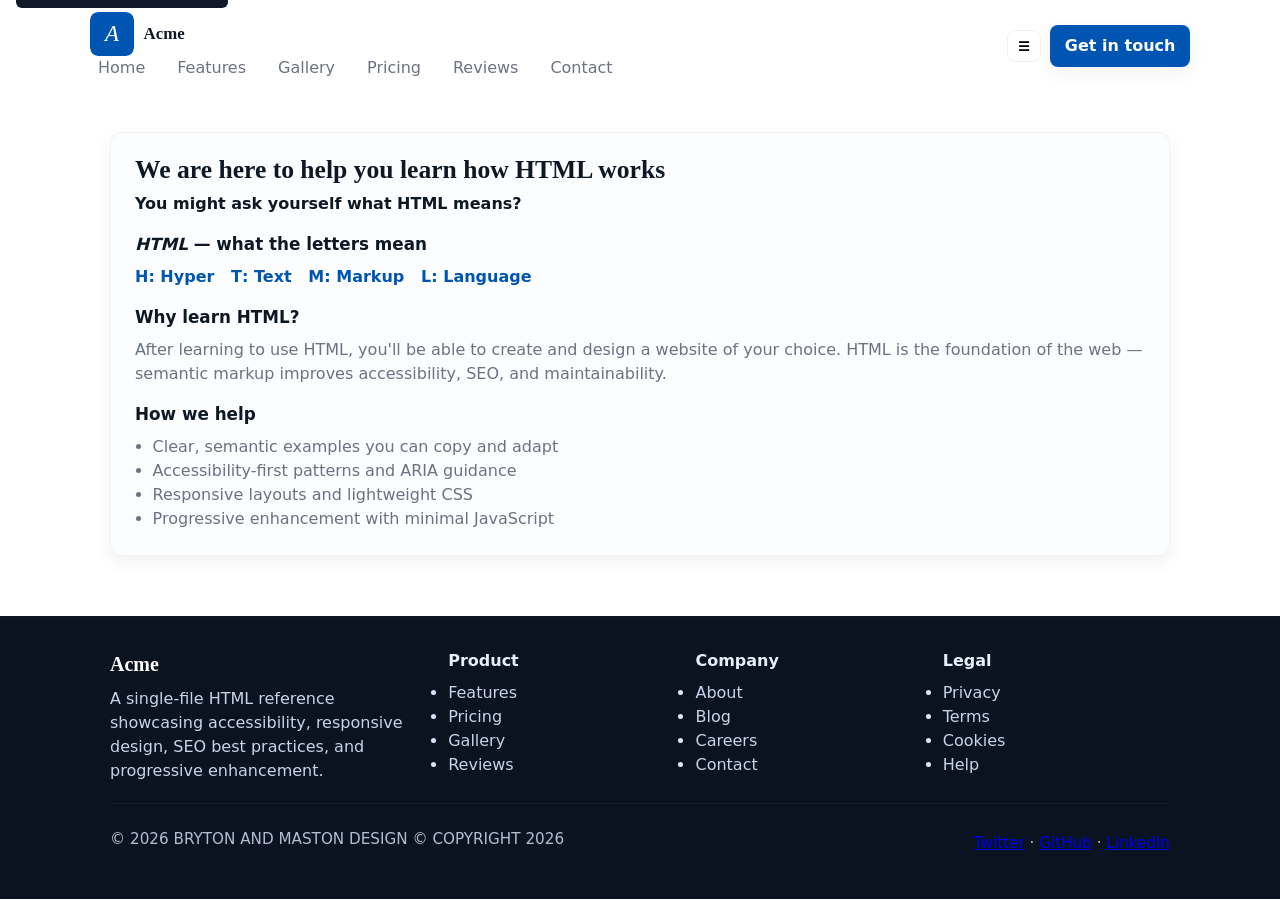
<file: aboutus.html>
<!doctype html>
<html lang="en">
<head>
  <meta charset="utf-8" />
  <meta name="viewport" content="width=device-width,initial-scale=1" />
  <title>About us — Acme</title>
  <meta name="description" content="About Acme — learn how HTML works and why accessible, semantic markup matters." />

  <!-- External stylesheet -->
  <link rel="stylesheet" href="aboutus.css">
</head>
<body>

  <a class="skip-link" href="#main">Skip to main content</a>

  <!-- Header -->
  <header role="banner" class="site-header">
    <div class="header-inner container">
      <div class="brand-and-nav">
        <a class="brand" href="index.html" aria-label="Acme home">
          <img alt="Acme logo"
               src="data:image/svg+xml,%3Csvg xmlns='http://www.w3.org/2000/svg' viewBox='0 0 100 100'%3E%3Crect width='100' height='100' rx='18' fill='%230055b3'/%3E%3Ctext x='50' y='65' font-size='52' fill='white' text-anchor='middle' font-family='Georgia,serif' font-style='italic'%3EA%3C/text%3E%3C/svg%3E">
          <span class="brand-text">Acme</span>
        </a>

        <nav aria-label="Main navigation" class="main-nav">
          <ul>
            <li><a href="index.html">Home</a></li>
            <li><a href="features.html">Features</a></li>
            <li><a href="gallery.html">Gallery</a></li>
            <li><a href="pricing.html">Pricing</a></li>
            <li><a href="reviews.html">Reviews</a></li>
            <li><a href="contact.html">Contact</a></li>
          </ul>
        </nav>
      </div>

      <div class="header-actions">
        <button id="hamburger" class="hamburger" aria-label="Open menu" aria-expanded="false" aria-controls="mobile-nav">☰</button>
        <a href="contact.html" class="btn btn-primary">Get in touch</a>
      </div>
    </div>

    <!-- Mobile nav -->
    <nav id="mobile-nav" class="mobile-nav" role="navigation" aria-label="Mobile navigation" aria-hidden="true">
      <a href="features.html" onclick="closeMobileNav()">Features</a>
      <a href="gallery.html" onclick="closeMobileNav()">Gallery</a>
      <a href="pricing.html" onclick="closeMobileNav()">Pricing</a>
      <a href="reviews.html" onclick="closeMobileNav()">Reviews</a>
      <a href="contact.html" onclick="closeMobileNav()">Contact</a>
    </nav>
  </header>

  <!-- Main content -->
  <main id="main" tabindex="-1" class="container">
    <article class="about">
      <h1>We are here to help you learn how HTML works</h1>

      <p class="lead"><strong>You might ask yourself what HTML means?</strong></p>

      <section class="definition" aria-labelledby="html-def">
        <h2 id="html-def"><strong><em>HTML</em></strong> — what the letters mean</h2>
        <p><strong>H</strong>: Hyper &nbsp; <strong>T</strong>: Text &nbsp; <strong>M</strong>: Markup &nbsp; <strong>L</strong>: Language</p>
      </section>

      <section class="why-learn" aria-labelledby="why-learn">
        <h2 id="why-learn">Why learn HTML?</h2>
        <p>After learning to use HTML, you'll be able to create and design a website of your choice. HTML is the foundation of the web — semantic markup improves accessibility, SEO, and maintainability.</p>
      </section>

      <section class="how-we-help" aria-labelledby="how-we-help">
        <h2 id="how-we-help">How we help</h2>
        <ul>
          <li>Clear, semantic examples you can copy and adapt</li>
          <li>Accessibility-first patterns and ARIA guidance</li>
          <li>Responsive layouts and lightweight CSS</li>
          <li>Progressive enhancement with minimal JavaScript</li>
        </ul>
      </section>
    </article>
  </main>

  <!-- Footer -->
  <footer role="contentinfo" class="site-footer">
    <div class="container footer-inner">
      <div class="footer-grid">
        <div class="footer-col">
          <div class="footer-brand">Acme</div>
          <p class="footer-desc">A single-file HTML reference showcasing accessibility, responsive design, SEO best practices, and progressive enhancement.</p>
        </div>

        <div class="footer-col">
          <h4>Product</h4>
          <ul>
            <li><a href="features.html">Features</a></li>
            <li><a href="pricing.html">Pricing</a></li>
            <li><a href="gallery.html">Gallery</a></li>
            <li><a href="reviews.html">Reviews</a></li>
          </ul>
        </div>

        <div class="footer-col">
          <h4>Company</h4>
          <ul>
            <li><a href="aboutus.html">About</a></li>
            <li><a href="#">Blog</a></li>
            <li><a href="#">Careers</a></li>
            <li><a href="contact.html">Contact</a></li>
          </ul>
        </div>

        <div class="footer-col">
          <h4>Legal</h4>
          <ul>
            <li><a href="#">Privacy</a></li>
            <li><a href="#">Terms</a></li>
            <li><a href="#">Cookies</a></li>
            <li><a href="#">Help</a></li>
          </ul>
        </div>
      </div>

      <div class="footer-bottom">
        <p>© <span id="year"></span> BRYTON AND MASTON DESIGN © COPYRIGHT 2026</p>
        <nav aria-label="Footer social links" class="social-links">
          <a href="#">Twitter</a> · <a href="#">GitHub</a> · <a href="#">LinkedIn</a>
        </nav>
      </div>
    </div>
  </footer>

  <script>
    (function () {
      var hamburger = document.getElementById('hamburger');
      var mobileNav = document.getElementById('mobile-nav');

      function toggleMobileNav(btn) {
        var expanded = btn.getAttribute('aria-expanded') === 'true';
        btn.setAttribute('aria-expanded', String(!expanded));
        mobileNav.classList.toggle('open');
        mobileNav.setAttribute('aria-hidden', String(expanded));
      }
      window.toggleMobileNav = toggleMobileNav;

      function closeMobileNav() {
        if (hamburger) hamburger.setAttribute('aria-expanded', 'false');
        if (mobileNav) {
          mobileNav.classList.remove('open');
          mobileNav.setAttribute('aria-hidden', 'true');
        }
      }
      window.closeMobileNav = closeMobileNav;

      if (hamburger) hamburger.addEventListener('click', function () { toggleMobileNav(this); });

      var y = document.getElementById('year');
      if (y) y.textContent = new Date().getFullYear();
    })();
  </script>
</body>
</html>
</file>
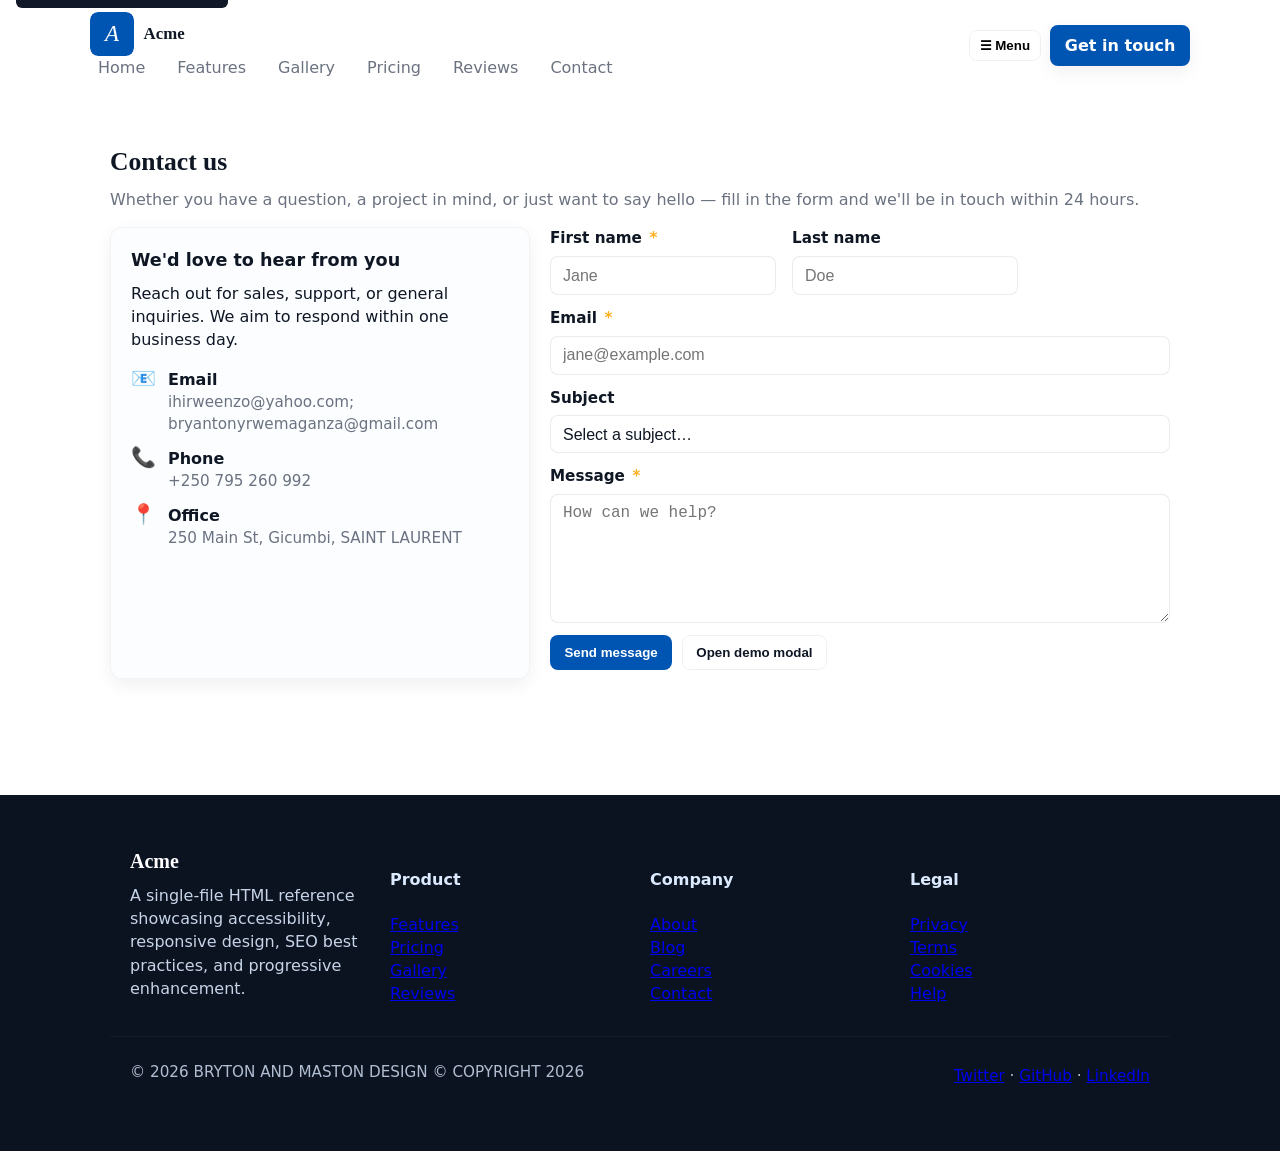
<file: contact.html>
<!doctype html>
<html lang="en">
<head>
  <meta charset="utf-8" />
  <meta name="viewport" content="width=device-width,initial-scale=1" />
  <title>Acme — Contact</title>
  <meta name="description" content="Contact Acme — reach out for sales, support, or general inquiries." />

  <!-- External stylesheet -->
  <link rel="stylesheet" href="contact.css">
</head>
<body>

  <a class="skip-link" href="#main">Skip to main content</a>

  <!-- Header -->
  <header role="banner" class="site-header">
    <div class="header-inner container">
      <div class="brand-and-nav">
        <a class="brand" href="index.html" aria-label="Acme home">
          <img alt="Acme logo" src="data:image/svg+xml,%3Csvg xmlns='http://www.w3.org/2000/svg' viewBox='0 0 100 100'%3E%3Crect width='100' height='100' rx='18' fill='%230055b3'/%3E%3Ctext x='50' y='65' font-size='52' fill='white' text-anchor='middle' font-family='Georgia,serif' font-style='italic'%3EA%3C/text%3E%3C/svg%3E">
          <span class="brand-text">Acme</span>
        </a>

        <nav aria-label="Main navigation" class="main-nav">
          <ul>
            <li><a href="index.html">Home</a></li>
            <li><a href="features.html">Features</a></li>
            <li><a href="gallery.html">Gallery</a></li>
            <li><a href="pricing.html">Pricing</a></li>
            <li><a href="reviews.html">Reviews</a></li>
            <li><a href="contact.html" aria-current="page">Contact</a></li>
          </ul>
        </nav>
      </div>

      <div class="header-actions">
        <button id="hamburger" class="hamburger secondary" aria-label="Open menu" aria-expanded="false" aria-controls="mobile-nav">☰ Menu</button>
        <a href="contact.html" class="btn btn-primary">Get in touch</a>
      </div>
    </div>

    <!-- Mobile nav -->
    <nav id="mobile-nav" class="mobile-nav" role="navigation" aria-label="Mobile navigation" aria-hidden="true">
      <a href="features.html" onclick="closeMobileNav()">Features</a>
      <a href="gallery.html" onclick="closeMobileNav()">Gallery</a>
      <a href="pricing.html" onclick="closeMobileNav()">Pricing</a>
      <a href="reviews.html" onclick="closeMobileNav()">Reviews</a>
      <a href="contact.html" onclick="closeMobileNav()">Contact</a>
    </nav>
  </header>

  <!-- Main -->
  <main id="main" tabindex="-1" class="container">
    <section id="contact" aria-labelledby="contact-heading" class="contact-section">
      <h1 id="contact-heading">Contact us</h1>
      <p class="muted">Whether you have a question, a project in mind, or just want to say hello — fill in the form and we'll be in touch within 24 hours.</p>

      <div class="contact-grid">
        <div class="contact-info" aria-hidden="false">
          <h2>We'd love to hear from you</h2>
          <p>Reach out for sales, support, or general inquiries. We aim to respond within one business day.</p>

          <div class="contact-item">
            <span class="contact-icon" aria-hidden="true">📧</span>
            <div class="contact-item-text">
              <strong>Email</strong>
              <span>ihirweenzo@yahoo.com; bryantonyrwemaganza@gmail.com</span>
            </div>
          </div>

          <div class="contact-item">
            <span class="contact-icon" aria-hidden="true">📞</span>
            <div class="contact-item-text">
              <strong>Phone</strong>
              <span>+250 795 260 992</span>
            </div>
          </div>

          <div class="contact-item">
            <span class="contact-icon" aria-hidden="true">📍</span>
            <div class="contact-item-text">
              <strong>Office</strong>
              <span>250 Main St, Gicumbi, SAINT LAURENT</span>
            </div>
          </div>
        </div>

        <form id="contact-form" class="contact-form" action="#" onsubmit="handleContact(event)" novalidate aria-label="Contact form">
          <div class="form-row">
            <div class="form-group">
              <label for="cf-first">First name <span aria-hidden="true" class="required">*</span></label>
              <input id="cf-first" name="first" type="text" placeholder="Jane" required aria-required="true" autocomplete="given-name">
            </div>
            <div class="form-group">
              <label for="cf-last">Last name</label>
              <input id="cf-last" name="last" type="text" placeholder="Doe" autocomplete="family-name">
            </div>
          </div>

          <div class="form-group">
            <label for="cf-email">Email <span aria-hidden="true" class="required">*</span></label>
            <input id="cf-email" name="email" type="email" placeholder="jane@example.com" required aria-required="true" autocomplete="email">
          </div>

          <div class="form-group">
            <label for="cf-subject">Subject</label>
            <select id="cf-subject" name="subject" aria-label="Select a subject">
              <option value="">Select a subject…</option>
              <option value="sales">Sales enquiry</option>
              <option value="support">Technical support</option>
              <option value="billing">Billing question</option>
              <option value="other">Other</option>
            </select>
          </div>

          <div class="form-group">
            <label for="cf-message">Message <span aria-hidden="true" class="required">*</span></label>
            <textarea id="cf-message" name="message" placeholder="How can we help?" rows="6" required aria-required="true"></textarea>
          </div>

          <div class="form-actions">
            <button class="btn primary" type="submit">Send message</button>
            <button type="button" class="btn secondary" onclick="openModal()">Open demo modal</button>
          </div>

          <div id="contact-msg" class="form-status" role="status" aria-live="polite"></div>
        </form>
      </div>
    </section>
  </main>

  <!-- Modal -->
  <div id="demo-modal" class="modal" role="dialog" aria-modal="true" aria-hidden="true" aria-labelledby="modal-title">
    <div class="modal-dialog" role="document">
      <h2 id="modal-title">Demo modal</h2>
      <p class="muted">This is a demo modal. Press <kbd>Esc</kbd> or the close button to dismiss.</p>
      <div class="modal-footer">
        <button class="btn secondary" onclick="closeModal()">Cancel</button>
        <button class="btn primary" onclick="closeModal()">Got it</button>
      </div>
      <button class="modal-close" aria-label="Close modal" onclick="closeModal()">✕</button>
    </div>
  </div>

  <!-- Toast -->
  <div id="toast" class="toast" role="status" aria-live="polite" aria-atomic="true"></div>

  <!-- Footer -->
  <footer role="contentinfo" class="site-footer">
    <div class="container">
      <div class="footer-grid">
        <div>
          <div class="footer-brand">Acme</div>
          <p class="footer-desc">A single-file HTML reference showcasing accessibility, responsive design, SEO best practices, and progressive enhancement.</p>
        </div>
        <div>
          <h4>Product</h4>
          <ul>
            <li><a href="features.html">Features</a></li>
            <li><a href="pricing.html">Pricing</a></li>
            <li><a href="gallery.html">Gallery</a></li>
            <li><a href="reviews.html">Reviews</a></li>
          </ul>
        </div>
        <div>
          <h4>Company</h4>
          <ul>
            <li><a href="aboutus.html">About</a></li>
            <li><a href="#">Blog</a></li>
            <li><a href="#">Careers</a></li>
            <li><a href="contact.html">Contact</a></li>
          </ul>
        </div>
        <div>
          <h4>Legal</h4>
          <ul>
            <li><a href="#">Privacy</a></li>
            <li><a href="#">Terms</a></li>
            <li><a href="#">Cookies</a></li>
            <li><a href="#">Help</a></li>
          </ul>
        </div>
      </div>

      <div class="footer-bottom">
        <p>© <span id="year"></span> BRYTON AND MASTON DESIGN © COPYRIGHT 2026</p>
        <nav aria-label="Footer social links" class="social-links">
          <a href="#">Twitter</a> · <a href="#">GitHub</a> · <a href="#">LinkedIn</a>
        </nav>
      </div>
    </div>
  </footer>

  <script>
    // Minimal JS for form feedback, modal, mobile nav, and year
    (function () {
      var hamburger = document.getElementById('hamburger');
      var mobileNav = document.getElementById('mobile-nav');
      var modal = document.getElementById('demo-modal');
      var toast = document.getElementById('toast');

      function toggleMobileNav(btn) {
        var expanded = btn.getAttribute('aria-expanded') === 'true';
        btn.setAttribute('aria-expanded', String(!expanded));
        mobileNav.classList.toggle('open');
        mobileNav.setAttribute('aria-hidden', String(expanded));
      }
      window.toggleMobileNav = toggleMobileNav;

      function closeMobileNav() {
        if (hamburger) hamburger.setAttribute('aria-expanded', 'false');
        if (mobileNav) {
          mobileNav.classList.remove('open');
          mobileNav.setAttribute('aria-hidden', 'true');
        }
      }
      window.closeMobileNav = closeMobileNav;

      function openModal() {
        if (!modal) return;
        modal.setAttribute('aria-hidden', 'false');
        modal.classList.add('open');
        // trap focus (simple)
        var focusable = modal.querySelectorAll('button, [href], input, select, textarea, [tabindex]:not([tabindex="-1"])');
        if (focusable.length) focusable[0].focus();
        document.addEventListener('keydown', escHandler);
      }
      window.openModal = openModal;

      function closeModal() {
        if (!modal) return;
        modal.setAttribute('aria-hidden', 'true');
        modal.classList.remove('open');
        document.removeEventListener('keydown', escHandler);
      }
      window.closeModal = closeModal;

      function escHandler(e) {
        if (e.key === 'Escape') closeModal();
      }

      function showToast(text, timeout) {
        if (!toast) return;
        toast.textContent = text;
        toast.classList.add('visible');
        setTimeout(function () { toast.classList.remove('visible'); }, timeout || 3500);
      }

      function handleContact(e) {
        e.preventDefault();
        var form = e.target;
        var email = form.querySelector('#cf-email');
        var first = form.querySelector('#cf-first');
        var message = form.querySelector('#cf-message');
        var status = document.getElementById('contact-msg');

        if (!email.checkValidity() || !first.checkValidity() || !message.checkValidity()) {
          status.textContent = 'Please complete the required fields.';
          status.classList.add('error');
          (email.checkValidity() ? message : email).focus();
          return;
        }

        // Simulate success
        status.textContent = 'Thanks — we received your message and will reply soon.';
        status.classList.remove('error');
        form.reset();
        showToast('Message sent');
      }
      window.handleContact = handleContact;

      // wire hamburger
      if (hamburger) hamburger.addEventListener('click', function () { toggleMobileNav(this); });

      // set year
      var y = document.getElementById('year');
      if (y) y.textContent = new Date().getFullYear();
    })();
  </script>
</body>
</html>
</file>
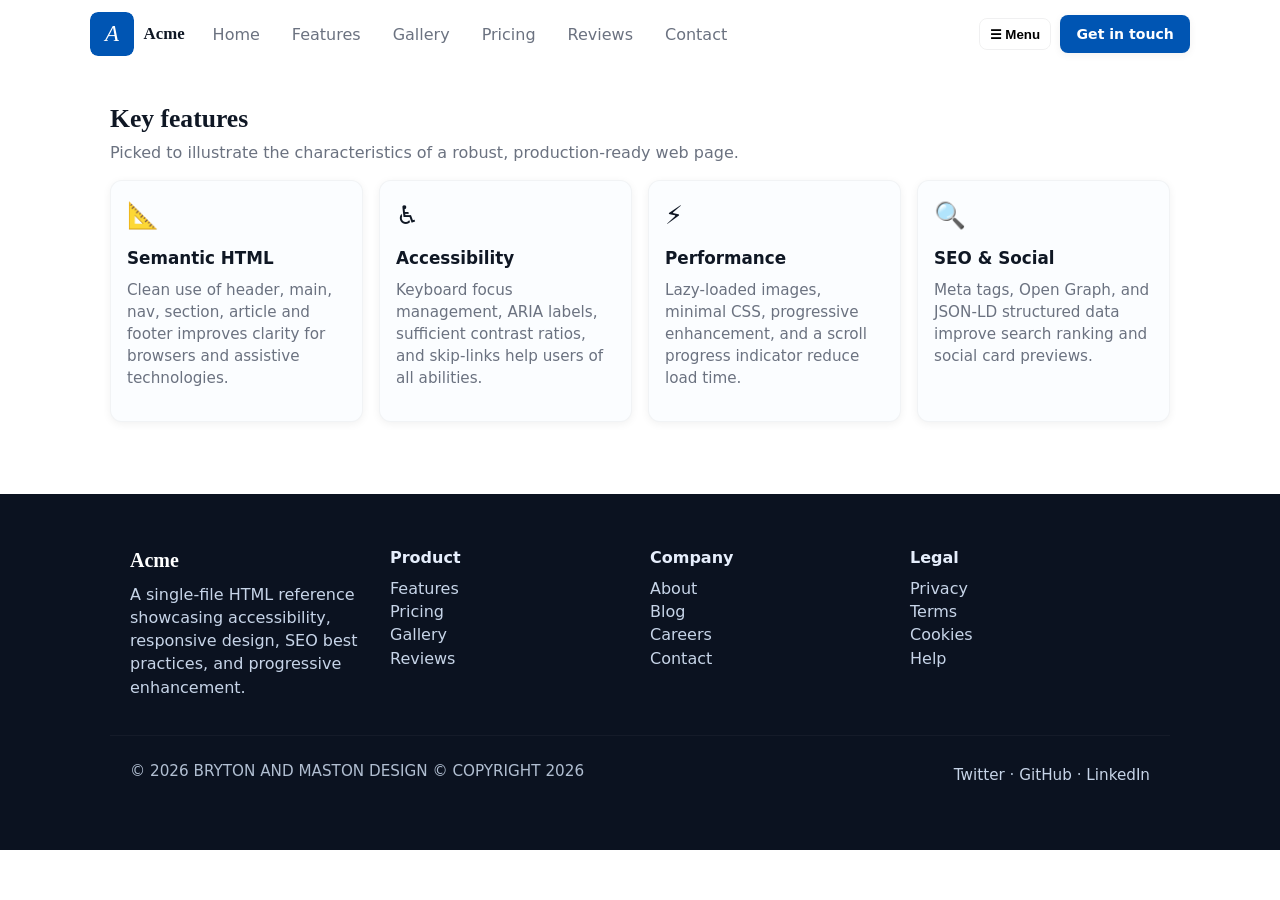
<file: features.html>
<!DOCTYPE html>
<html lang="en">
<head>
  <meta charset="UTF-8" />
  <meta name="viewport" content="width=device-width, initial-scale=1.0" />
  <title>Acme — Features</title>

  <!-- External styles (features.css) -->
  <link rel="stylesheet" href="features.css">
</head>

<body>
  <!-- ── Header ── -->
  <header role="banner">
    <div class="header-inner">
      <div style="display:flex;align-items:center;gap:1.25rem;">
        <a class="brand" href="#" aria-label="Acme home">
          <img
            alt="Acme logo"
            src="data:image/svg+xml,%3Csvg xmlns='http://www.w3.org/2000/svg' viewBox='0 0 100 100'%3E%3Crect width='100' height='100' rx='18' fill='%230055b3'/%3E%3Ctext x='50' y='65' font-size='52' fill='white' text-anchor='middle' font-family='Georgia,serif' font-style='italic'%3EA%3C/text%3E%3C/svg%3E"
          >
          <span>Acme</span>
        </a>

        <nav aria-label="Main navigation">
          <ul>
            <li><a href="index.html">Home</a></li>
            <li><a href="features.html">Features</a></li>
            <li><a href="gallery.html">Gallery</a></li>
            <li><a href="pricing.html">Pricing</a></li>
            <li><a href="reviews.html">Reviews</a></li>
            <li><a href="contact.html">Contact</a></li>
          </ul>
        </nav>
      </div>

      <div style="display:flex;align-items:center;gap:.6rem;">
        <button class="hamburger secondary" aria-label="Open menu" aria-expanded="false" aria-controls="mobile-nav" onclick="toggleMobileNav(this)">☰ Menu</button>
        <a href="contact.html" class="btn btn-primary" style="font-size:.88rem;padding:.5rem .95rem;border-radius:8px;">Get in touch</a>
      </div>
    </div>

    <!-- Mobile nav drawer -->
    <div id="mobile-nav" class="mobile-nav" role="navigation" aria-label="Mobile navigation" aria-hidden="true">
      <a href="features.html" onclick="closeMobileNav()">Features</a>
      <a href="gallery.html"  onclick="closeMobileNav()">Gallery</a>
      <a href="pricing.html"  onclick="closeMobileNav()">Pricing</a>
      <a href="reviews.html" onclick="closeMobileNav()">Reviews</a>
      <a href="contact.html"  onclick="closeMobileNav()">Contact</a>
    </div>
  </header>

  <!-- Features -->
  <main id="main" tabindex="-1">
    <section id="features" aria-labelledby="features-heading" class="container">
      <h2 id="features-heading">Key features</h2>
      <p class="muted">Picked to illustrate the characteristics of a robust, production-ready web page.</p>

      <div class="features" role="list">
        <article class="card" aria-labelledby="f1" role="listitem">
          <div class="card-icon" aria-hidden="true">📐</div>
          <h3 id="f1">Semantic HTML</h3>
          <p class="muted">Clean use of header, main, nav, section, article and footer improves clarity for browsers and assistive technologies.</p>
        </article>

        <article class="card" aria-labelledby="f2" role="listitem">
          <div class="card-icon" aria-hidden="true">♿</div>
          <h3 id="f2">Accessibility</h3>
          <p class="muted">Keyboard focus management, ARIA labels, sufficient contrast ratios, and skip-links help users of all abilities.</p>
        </article>

        <article class="card" aria-labelledby="f3" role="listitem">
          <div class="card-icon" aria-hidden="true">⚡</div>
          <h3 id="f3">Performance</h3>
          <p class="muted">Lazy-loaded images, minimal CSS, progressive enhancement, and a scroll progress indicator reduce load time.</p>
        </article>

        <article class="card" aria-labelledby="f4" role="listitem">
          <div class="card-icon" aria-hidden="true">🔍</div>
          <h3 id="f4">SEO &amp; Social</h3>
          <p class="muted">Meta tags, Open Graph, and JSON-LD structured data improve search ranking and social card previews.</p>
        </article>
      </div>
    </section>
  </main>

  <!-- ── Footer ── -->
  <footer role="contentinfo">
    <div class="container">
      <div class="footer-grid">
        <div>
          <div class="footer-brand">Acme</div>
          <p class="footer-desc">A single-file HTML reference showcasing accessibility, responsive design, SEO best practices, and progressive enhancement.</p>
        </div>

        <div>
          <h4>Product</h4>
          <ul>
            <li><a href="features.html">Features</a></li>
            <li><a href="pricing.html">Pricing</a></li>
            <li><a href="gallery.html">Gallery</a></li>
            <li><a href="reviews.html">Reviews</a></li>
          </ul>
        </div>

        <div>
          <h4>Company</h4>
          <ul>
            <li><a href="aboutus.html">About</a></li>
            <li><a href="#">Blog</a></li>
            <li><a href="#">Careers</a></li>
            <li><a href="contact.html">Contact</a></li>
          </ul>
        </div>

        <div>
          <h4>Legal</h4>
          <ul>
            <li><a href="#">Privacy</a></li>
            <li><a href="#">Terms</a></li>
            <li><a href="#">Cookies</a></li>
            <li><a href="#">Help</a></li>
          </ul>
        </div>
      </div>

      <div class="footer-bottom">
        <p>© <span id="year"></span> BRYTON AND MASTON DESIGN © COPYRIGHT 2026</p>
        <nav aria-label="Footer social links">
          <a href="#">Twitter</a> · <a href="#">GitHub</a> · <a href="#">LinkedIn</a>
        </nav>
      </div>
    </div>
  </footer>

  <script>
    // Minimal progressive enhancement for mobile nav and year
    (function () {
      var hamburger = document.querySelector('.hamburger');
      var mobileNav = document.getElementById('mobile-nav');

      function toggleMobileNav(btn) {
        var expanded = btn.getAttribute('aria-expanded') === 'true';
        btn.setAttribute('aria-expanded', String(!expanded));
        mobileNav.classList.toggle('open');
        mobileNav.setAttribute('aria-hidden', String(expanded));
      }
      window.toggleMobileNav = toggleMobileNav;

      function closeMobileNav() {
        hamburger.setAttribute('aria-expanded', 'false');
        mobileNav.classList.remove('open');
        mobileNav.setAttribute('aria-hidden', 'true');
      }
      window.closeMobileNav = closeMobileNav;

      // set year
      var y = document.getElementById('year');
      if (y) y.textContent = new Date().getFullYear();
    })();
  </script>
</body>
</html>
</file>
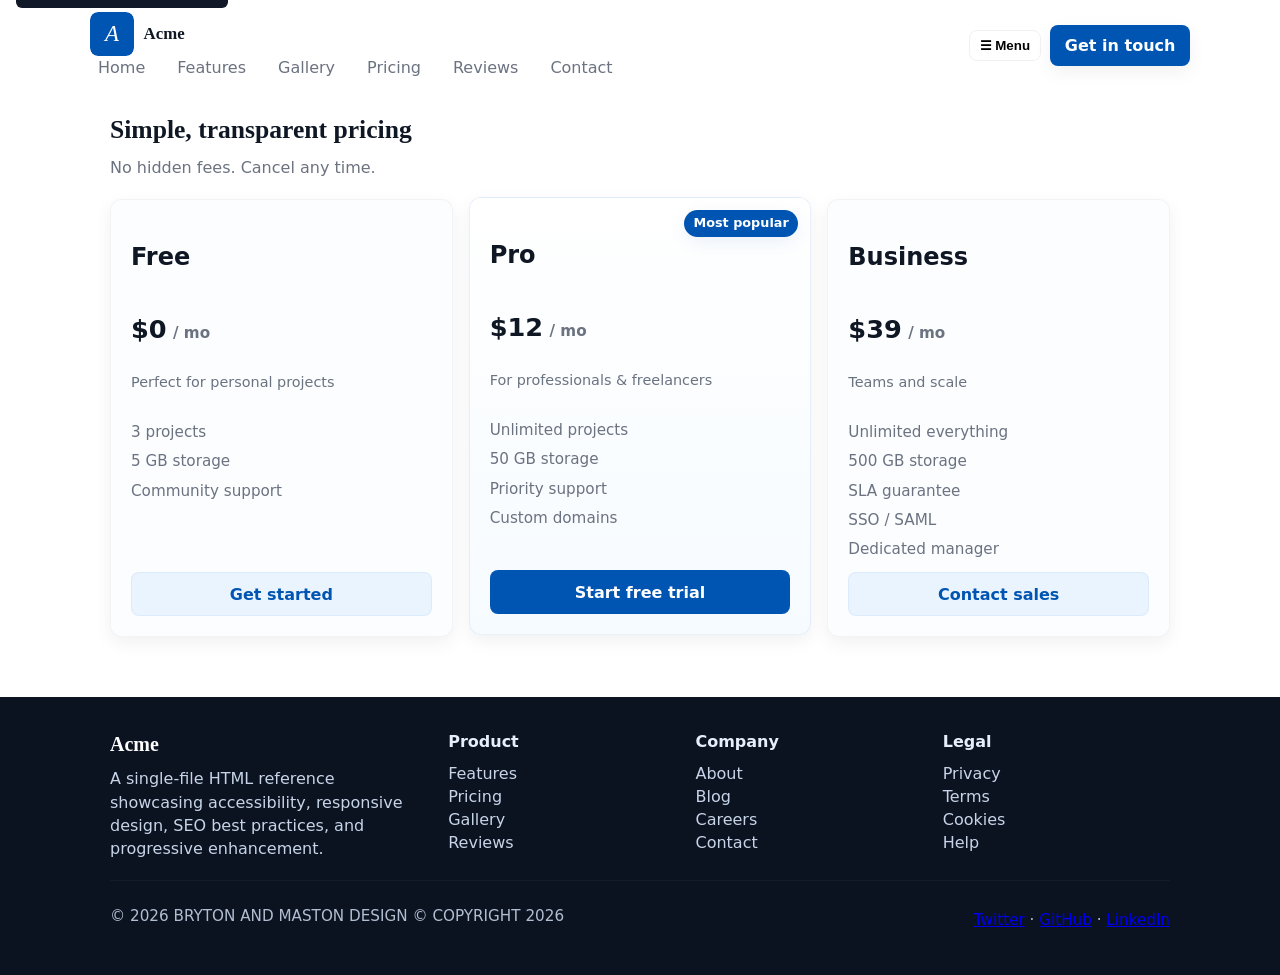
<file: pricing.html>
<!doctype html>
<html lang="en">
<head>
  <meta charset="utf-8" />
  <meta name="viewport" content="width=device-width,initial-scale=1" />
  <title>Acme — Pricing</title>
  <meta name="description" content="Simple, transparent pricing for Acme — Free, Pro, and Business plans." />

  <!-- External stylesheet -->
  <link rel="stylesheet" href="pricing.css">
</head>
<body>

  <a class="skip-link" href="#main">Skip to main content</a>

  <!-- Header -->
  <header role="banner" class="site-header">
    <div class="header-inner container">
      <div class="brand-and-nav">
        <a class="brand" href="index.html" aria-label="Acme home">
          <img alt="Acme logo" src="data:image/svg+xml,%3Csvg xmlns='http://www.w3.org/2000/svg' viewBox='0 0 100 100'%3E%3Crect width='100' height='100' rx='18' fill='%230055b3'/%3E%3Ctext x='50' y='65' font-size='52' fill='white' text-anchor='middle' font-family='Georgia,serif' font-style='italic'%3EA%3C/text%3E%3C/svg%3E">
          <span class="brand-text">Acme</span>
        </a>

        <nav aria-label="Main navigation" class="main-nav">
          <ul>
            <li><a href="index.html">Home</a></li>
            <li><a href="features.html">Features</a></li>
            <li><a href="gallery.html">Gallery</a></li>
            <li><a href="pricing.html" aria-current="page">Pricing</a></li>
            <li><a href="reviews.html">Reviews</a></li>
            <li><a href="contact.html">Contact</a></li>
          </ul>
        </nav>
      </div>

      <div class="header-actions">
        <button id="hamburger" class="hamburger secondary" aria-label="Open menu" aria-expanded="false" aria-controls="mobile-nav">☰ Menu</button>
        <a href="contact.html" class="btn btn-primary">Get in touch</a>
      </div>
    </div>

    <!-- Mobile nav -->
    <nav id="mobile-nav" class="mobile-nav" role="navigation" aria-label="Mobile navigation" aria-hidden="true">
      <a href="features.html" onclick="closeMobileNav()">Features</a>
      <a href="gallery.html" onclick="closeMobileNav()">Gallery</a>
      <a href="pricing.html" onclick="closeMobileNav()">Pricing</a>
      <a href="reviews.html" onclick="closeMobileNav()">Reviews</a>
      <a href="contact.html" onclick="closeMobileNav()">Contact</a>
    </nav>
  </header>

  <!-- Main -->
  <main id="main" tabindex="-1" class="container">
    <section id="pricing" aria-labelledby="pricing-heading">
      <h1 id="pricing-heading">Simple, transparent pricing</h1>
      <p class="muted">No hidden fees. Cancel any time.</p>

      <div class="pricing-grid" role="list">
        <article class="pricing-card" aria-labelledby="p1" role="listitem">
          <h2 id="p1">Free</h2>
          <div class="price"><span class="amount">$0</span> <span class="period">/ mo</span></div>
          <p class="muted small">Perfect for personal projects</p>
          <ul class="pricing-features">
            <li>3 projects</li>
            <li>5 GB storage</li>
            <li>Community support</li>
          </ul>
          <a class="btn pricing-cta outline" href="contact.html">Get started</a>
        </article>

        <article class="pricing-card featured" aria-labelledby="p2" role="listitem">
          <span class="featured-badge">Most popular</span>
          <h2 id="p2">Pro</h2>
          <div class="price"><span class="amount">$12</span> <span class="period">/ mo</span></div>
          <p class="muted small">For professionals &amp; freelancers</p>
          <ul class="pricing-features">
            <li>Unlimited projects</li>
            <li>50 GB storage</li>
            <li>Priority support</li>
            <li>Custom domains</li>
          </ul>
          <a class="btn pricing-cta primary" href="contact.html">Start free trial</a>
        </article>

        <article class="pricing-card" aria-labelledby="p3" role="listitem">
          <h2 id="p3">Business</h2>
          <div class="price"><span class="amount">$39</span> <span class="period">/ mo</span></div>
          <p class="muted small">Teams and scale</p>
          <ul class="pricing-features">
            <li>Unlimited everything</li>
            <li>500 GB storage</li>
            <li>SLA guarantee</li>
            <li>SSO / SAML</li>
            <li>Dedicated manager</li>
          </ul>
          <a class="btn pricing-cta outline" href="contact.html">Contact sales</a>
        </article>
      </div>
    </section>
  </main>

  <!-- Footer -->
  <footer role="contentinfo" class="site-footer">
    <div class="container footer-inner">
      <div class="footer-grid">
        <div class="footer-col">
          <div class="footer-brand">Acme</div>
          <p class="footer-desc">A single-file HTML reference showcasing accessibility, responsive design, SEO best practices, and progressive enhancement.</p>
        </div>

        <div class="footer-col">
          <h4>Product</h4>
          <ul>
            <li><a href="features.html">Features</a></li>
            <li><a href="pricing.html">Pricing</a></li>
            <li><a href="gallery.html">Gallery</a></li>
            <li><a href="reviews.html">Reviews</a></li>
          </ul>
        </div>

        <div class="footer-col">
          <h4>Company</h4>
          <ul>
            <li><a href="aboutus.html">About</a></li>
            <li><a href="#">Blog</a></li>
            <li><a href="#">Careers</a></li>
            <li><a href="contact.html">Contact</a></li>
          </ul>
        </div>

        <div class="footer-col">
          <h4>Legal</h4>
          <ul>
            <li><a href="#">Privacy</a></li>
            <li><a href="#">Terms</a></li>
            <li><a href="#">Cookies</a></li>
            <li><a href="#">Help</a></li>
          </ul>
        </div>
      </div>

      <div class="footer-bottom">
        <p>© <span id="year"></span> BRYTON AND MASTON DESIGN © COPYRIGHT 2026</p>
        <nav aria-label="Footer social links" class="social-links">
          <a href="#">Twitter</a> · <a href="#">GitHub</a> · <a href="#">LinkedIn</a>
        </nav>
      </div>
    </div>
  </footer>

  <script>
    (function () {
      var hamburger = document.getElementById('hamburger');
      var mobileNav = document.getElementById('mobile-nav');

      function toggleMobileNav(btn) {
        var expanded = btn.getAttribute('aria-expanded') === 'true';
        btn.setAttribute('aria-expanded', String(!expanded));
        if (mobileNav) {
          mobileNav.classList.toggle('open');
          mobileNav.setAttribute('aria-hidden', String(expanded));
        }
      }
      window.toggleMobileNav = toggleMobileNav;

      function closeMobileNav() {
        if (hamburger) hamburger.setAttribute('aria-expanded', 'false');
        if (mobileNav) {
          mobileNav.classList.remove('open');
          mobileNav.setAttribute('aria-hidden', 'true');
        }
      }
      window.closeMobileNav = closeMobileNav;

      if (hamburger) hamburger.addEventListener('click', function () { toggleMobileNav(this); });

      var y = document.getElementById('year');
      if (y) y.textContent = new Date().getFullYear();
    })();
  </script>
</body>
</html>
</file>
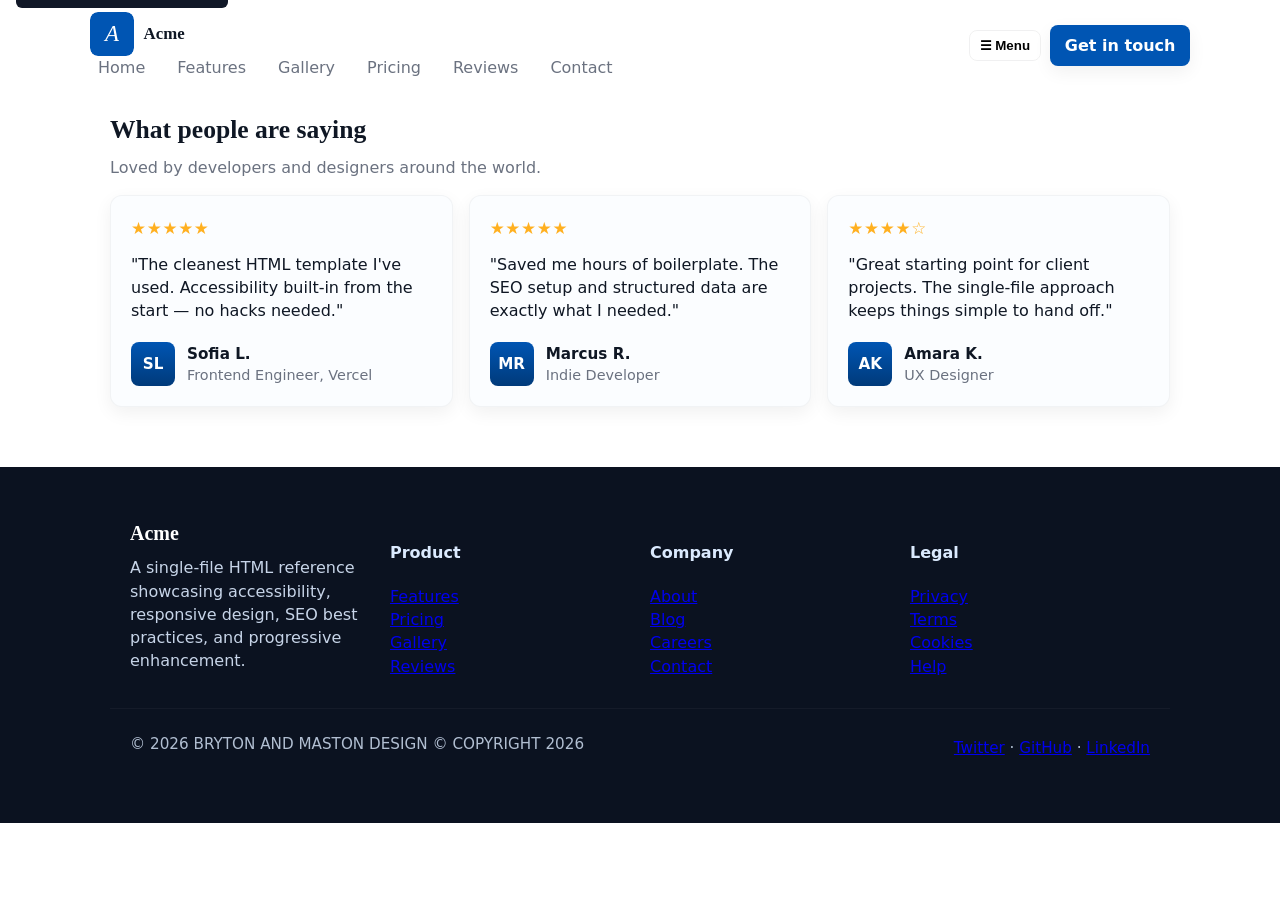
<file: reviews.html>
<!doctype html>
<html lang="en">
<head>
  <meta charset="utf-8" />
  <meta name="viewport" content="width=device-width,initial-scale=1" />
  <title>Acme — Reviews</title>
  <meta name="description" content="Customer reviews and testimonials for Acme — accessible, responsive, and semantic." />

  <!-- External stylesheet -->
  <link rel="stylesheet" href="reviews.css">
</head>
<body>

  <a class="skip-link" href="#main">Skip to main content</a>

  <!-- Header -->
  <header role="banner" class="site-header">
    <div class="header-inner container">
      <div class="brand-and-nav">
        <a class="brand" href="index.html" aria-label="Acme home">
          <img alt="Acme logo" src="data:image/svg+xml,%3Csvg xmlns='http://www.w3.org/2000/svg' viewBox='0 0 100 100'%3E%3Crect width='100' height='100' rx='18' fill='%230055b3'/%3E%3Ctext x='50' y='65' font-size='52' fill='white' text-anchor='middle' font-family='Georgia,serif' font-style='italic'%3EA%3C/text%3E%3C/svg%3E">
          <span class="brand-text">Acme</span>
        </a>

        <nav aria-label="Main navigation" class="main-nav">
          <ul>
            <li><a href="index.html">Home</a></li>
            <li><a href="features.html">Features</a></li>
            <li><a href="gallery.html">Gallery</a></li>
            <li><a href="pricing.html">Pricing</a></li>
            <li><a href="reviews.html" aria-current="page">Reviews</a></li>
            <li><a href="contact.html">Contact</a></li>
          </ul>
        </nav>
      </div>

      <div class="header-actions">
        <button id="hamburger" class="hamburger secondary" aria-label="Open menu" aria-expanded="false" aria-controls="mobile-nav">☰ Menu</button>
        <a href="contact.html" class="btn btn-primary">Get in touch</a>
      </div>
    </div>

    <!-- Mobile nav -->
    <nav id="mobile-nav" class="mobile-nav" role="navigation" aria-label="Mobile navigation" aria-hidden="true">
      <a href="features.html" onclick="closeMobileNav()">Features</a>
      <a href="gallery.html" onclick="closeMobileNav()">Gallery</a>
      <a href="pricing.html" onclick="closeMobileNav()">Pricing</a>
      <a href="reviews.html" onclick="closeMobileNav()">Reviews</a>
      <a href="contact.html" onclick="closeMobileNav()">Contact</a>
    </nav>
  </header>

  <!-- Main -->
  <main id="main" tabindex="-1" class="container">
    <section id="testimonials" aria-labelledby="testimonials-heading">
      <h1 id="testimonials-heading">What people are saying</h1>
      <p class="muted">Loved by developers and designers around the world.</p>

      <div class="testimonials" role="list">
        <article class="testimonial-card" role="listitem" aria-labelledby="t1">
          <div class="testimonial-stars" aria-hidden="true">★★★★★</div>
          <p id="t1" class="testimonial-text">"The cleanest HTML template I've used. Accessibility built-in from the start — no hacks needed."</p>
          <div class="testimonial-author">
            <div class="avatar" aria-hidden="true">SL</div>
            <div class="author-info">
              <strong>Sofia L.</strong>
              <span>Frontend Engineer, Vercel</span>
            </div>
          </div>
        </article>

        <article class="testimonial-card" role="listitem" aria-labelledby="t2">
          <div class="testimonial-stars" aria-hidden="true">★★★★★</div>
          <p id="t2" class="testimonial-text">"Saved me hours of boilerplate. The SEO setup and structured data are exactly what I needed."</p>
          <div class="testimonial-author">
            <div class="avatar" aria-hidden="true">MR</div>
            <div class="author-info">
              <strong>Marcus R.</strong>
              <span>Indie Developer</span>
            </div>
          </div>
        </article>

        <article class="testimonial-card" role="listitem" aria-labelledby="t3">
          <div class="testimonial-stars" aria-hidden="true">★★★★☆</div>
          <p id="t3" class="testimonial-text">"Great starting point for client projects. The single-file approach keeps things simple to hand off."</p>
          <div class="testimonial-author">
            <div class="avatar" aria-hidden="true">AK</div>
            <div class="author-info">
              <strong>Amara K.</strong>
              <span>UX Designer</span>
            </div>
          </div>
        </article>
      </div>
    </section>
  </main>

  <!-- Footer -->
  <footer role="contentinfo" class="site-footer">
    <div class="container">
      <div class="footer-grid">
        <div>
          <div class="footer-brand">Acme</div>
          <p class="footer-desc">A single-file HTML reference showcasing accessibility, responsive design, SEO best practices, and progressive enhancement.</p>
        </div>
        <div>
          <h4>Product</h4>
          <ul>
            <li><a href="features.html">Features</a></li>
            <li><a href="pricing.html">Pricing</a></li>
            <li><a href="gallery.html">Gallery</a></li>
            <li><a href="reviews.html">Reviews</a></li>
          </ul>
        </div>
        <div>
          <h4>Company</h4>
          <ul>
            <li><a href="aboutus.html">About</a></li>
            <li><a href="#">Blog</a></li>
            <li><a href="#">Careers</a></li>
            <li><a href="contact.html">Contact</a></li>
          </ul>
        </div>
        <div>
          <h4>Legal</h4>
          <ul>
            <li><a href="#">Privacy</a></li>
            <li><a href="#">Terms</a></li>
            <li><a href="#">Cookies</a></li>
            <li><a href="#">Help</a></li>
          </ul>
        </div>
      </div>

      <div class="footer-bottom">
        <p>© <span id="year"></span> BRYTON AND MASTON DESIGN © COPYRIGHT 2026</p>
        <nav aria-label="Footer social links" class="social-links">
          <a href="#">Twitter</a> · <a href="#">GitHub</a> · <a href="#">LinkedIn</a>
        </nav>
      </div>
    </div>
  </footer>

  <script>
    (function () {
      var hamburger = document.getElementById('hamburger');
      var mobileNav = document.getElementById('mobile-nav');

      function toggleMobileNav(btn) {
        var expanded = btn.getAttribute('aria-expanded') === 'true';
        btn.setAttribute('aria-expanded', String(!expanded));
        mobileNav.classList.toggle('open');
        mobileNav.setAttribute('aria-hidden', String(expanded));
      }
      window.toggleMobileNav = toggleMobileNav;

      function closeMobileNav() {
        if (hamburger) hamburger.setAttribute('aria-expanded', 'false');
        if (mobileNav) {
          mobileNav.classList.remove('open');
          mobileNav.setAttribute('aria-hidden', 'true');
        }
      }
      window.closeMobileNav = closeMobileNav;

      if (hamburger) hamburger.addEventListener('click', function () { toggleMobileNav(this); });

      var y = document.getElementById('year');
      if (y) y.textContent = new Date().getFullYear();
    })();
  </script>
</body>
</html>
</file>
<file: aboutus.css>
/* aboutus.css
   Accessible, responsive styles for About Us page
*/

/* Root variables and reset */
:root{
  --bg: #ffffff;
  --surface: #fbfdff;
  --text: #0f1724;
  --muted: #6b7280;
  --brand: #0055b3;
  --accent: #0b84ff;
  --radius: 10px;
  --container: 1100px;
  --shadow-sm: 0 6px 18px rgba(2,6,23,0.06);
  font-family: "DM Sans", system-ui, -apple-system, "Segoe UI", Roboto, "Helvetica Neue", Arial;
  font-size:16px;
  color-scheme: light;
}

*,
*::before,
*::after { box-sizing: border-box; }

html,body{
  height:100%;
  margin:0;
  background:var(--bg);
  color:var(--text);
  line-height:1.5;
}

/* Container */
.container{
  max-width:var(--container);
  margin:0 auto;
  padding:1.25rem;
}

/* Accessibility helpers */
.skip-link{
  position:fixed;
  left:1rem;
  top:1rem;
  background:#111827;
  color:#fff;
  padding:.5rem .75rem;
  border-radius:6px;
  z-index:9999;
  transform:translateY(-120%);
  transition:transform .18s ease;
  text-decoration:none;
  font-weight:600;
}
.skip-link:focus{ transform:translateY(0); outline:3px solid #fff; outline-offset:3px; }

/* Header */
.site-header{
  position:sticky;
  top:0;
  z-index:50;
  background:transparent;
  backdrop-filter: blur(6px);
  -webkit-backdrop-filter: blur(6px);
}
.header-inner{
  display:flex;
  align-items:center;
  justify-content:space-between;
  gap:1rem;
  padding:.75rem 0;
}

/* Brand & nav */
.brand{ display:flex; align-items:center; gap:.6rem; text-decoration:none; color:var(--text); }
.brand img{ width:44px; height:44px; border-radius:8px; display:block; }
.brand-text{ font-family:"DM Serif Display", Georgia, serif; font-weight:700; font-size:1.05rem; }

.main-nav ul{ display:flex; gap:1rem; list-style:none; margin:0; padding:0; align-items:center; }
.main-nav a{ color:var(--muted); text-decoration:none; padding:.35rem .5rem; border-radius:8px; font-weight:500; }
.main-nav a:hover, .main-nav a:focus{ color:var(--text); background:rgba(0,85,179,0.06); }

/* Header actions */
.header-actions{ display:flex; align-items:center; gap:.6rem; }
.hamburger{ background:transparent; border:1px solid rgba(2,6,23,0.06); padding:.45rem .6rem; border-radius:8px; cursor:pointer; font-weight:600; }
.btn{ display:inline-flex; align-items:center; gap:.5rem; text-decoration:none; padding:.5rem .85rem; border-radius:8px; font-weight:600; border:1px solid transparent; cursor:pointer; }
.btn-primary{ background:var(--brand); color:#fff; box-shadow:var(--shadow-sm); }

/* About article */
.about{
  background:var(--surface);
  border-radius:12px;
  padding:1.5rem;
  margin-top:1.25rem;
  border:1px solid rgba(2,6,23,0.04);
  box-shadow:var(--shadow-sm);
}
.about h1{
  font-family:"DM Serif Display", Georgia, serif;
  font-size:1.6rem;
  margin:0 0 .5rem;
  line-height:1.05;
}
.lead{ font-weight:700; margin:.5rem 0 1rem; color:var(--text); }
.definition h2,
.why-learn h2,
.how-we-help h2{
  font-size:1.05rem;
  margin:0 0 .5rem;
  font-weight:700;
}
.definition p{
  margin:0 0 1rem;
  font-weight:600;
  color:var(--brand);
}
.why-learn p,
.how-we-help p{ color:var(--muted); margin:0 0 1rem; }
.how-we-help ul{ margin:0; padding-left:1.1rem; color:var(--muted); }

/* Footer */
.site-footer{ background:#0b1220; color:#dbeafe; padding:2rem 0; margin-top:2.5rem; border-top:1px solid rgba(255,255,255,0.02); }
.footer-inner{ max-width:var(--container); margin:0 auto; padding:0 1.25rem; }
.footer-grid{ display:grid; grid-template-columns: 1.4fr 1fr 1fr 1fr; gap:1.25rem; align-items:start; }
.footer-col{ min-width:0; }
.footer-brand{ font-family:"DM Serif Display", Georgia, serif; font-size:1.25rem; font-weight:700; color:#fff; margin-bottom:.5rem; }
.footer-desc{ color:rgba(219,234,254,0.9); max-width:36ch; margin:0; }
.footer-grid h4{ color:#e6eefc; margin:0 0 .5rem; font-size:1rem; }
.footer-grid a{ color:rgba(219,234,254,0.9); text-decoration:none; }
.footer-grid a:hover, .footer-grid a:focus{ text-decoration:underline; }
.footer-bottom{ display:flex; justify-content:space-between; align-items:center; margin-top:1.25rem; border-top:1px solid rgba(255,255,255,0.04); padding-top:1rem; font-size:.95rem; color:rgba(219,234,254,0.8); }

/* Mobile nav */
.mobile-nav{ display:none; position:fixed; right:0; top:64px; width:100%; max-width:320px; background:#fff; border-left:1px solid rgba(2,6,23,0.06); box-shadow:0 8px 30px rgba(2,6,23,0.12); padding:1rem; z-index:60; transform:translateX(100%); transition:transform .22s ease; }
.mobile-nav.open{ display:block; transform:translateX(0); }

/* Focus states */
a:focus, button:focus, input:focus, select:focus, textarea:focus{ outline:3px solid rgba(0,85,179,0.14); outline-offset:2px; }

/* Responsive */
@media (max-width:980px){
  .footer-grid{ grid-template-columns:repeat(2,1fr); }
  .main-nav{ display:none; }
  .mobile-nav{ top:56px; }
  .about{ padding:1rem; }
  .footer-bottom{ flex-direction:column; gap:.6rem; align-items:flex-start; }
}

@media (max-width:640px){
  .container{ padding:1rem; }
  .brand-text{ display:none; }
  .footer-grid{ grid-template-columns:1fr; gap:.75rem; }
  .about{ padding:.9rem; }
  .about h1{ font-size:1.25rem; }
}

/* Utility */
img{ max-width:100%; height:auto; display:block; }
ul{ margin:0; padding:0; }
p{ margin:.5rem 0 1rem; }
.muted{ color:var(--muted); }
</file>
<file: contact.css>
/* contact.css
   Accessible, responsive styles for contact.html
*/

/* Root variables & reset */
:root{
  --bg: #ffffff;
  --surface: #fbfdff;
  --text: #0f1724;
  --muted: #6b7280;
  --brand: #0055b3;
  --brand-600: #00449a;
  --brand-light: #eaf4ff;
  --accent: #ffb020;
  --radius: 12px;
  --container: 1100px;
  --shadow-sm: 0 6px 18px rgba(2,6,23,0.06);
  --shadow-md: 0 14px 40px rgba(2,6,23,0.10);
  font-family: "DM Sans", system-ui, -apple-system, "Segoe UI", Roboto, "Helvetica Neue", Arial;
  font-size:16px;
  color-scheme: light;
}

*,
*::before,
*::after { box-sizing: border-box; }

html,body{
  height:100%;
  margin:0;
  background:var(--bg);
  color:var(--text);
  line-height:1.45;
}

/* Container */
.container{
  max-width:var(--container);
  margin:0 auto;
  padding:1.25rem;
}

/* Accessibility helpers */
.skip-link{
  position:fixed;
  left:1rem;
  top:1rem;
  background:#111827;
  color:#fff;
  padding:.5rem .75rem;
  border-radius:6px;
  z-index:9999;
  transform:translateY(-120%);
  transition:transform .18s ease;
  text-decoration:none;
  font-weight:600;
}
.skip-link:focus{ transform:translateY(0); outline:3px solid #fff; outline-offset:3px; }

/* Header */
.site-header{
  position:sticky;
  top:0;
  z-index:50;
  background:transparent;
  backdrop-filter: blur(6px);
  -webkit-backdrop-filter: blur(6px);
}
.header-inner{
  display:flex;
  align-items:center;
  justify-content:space-between;
  gap:1rem;
  padding:.75rem 0;
}

/* Brand & nav */
.brand{ display:flex; align-items:center; gap:.6rem; text-decoration:none; color:var(--text); }
.brand img{ width:44px; height:44px; border-radius:8px; display:block; }
.brand-text{ font-family:"DM Serif Display", Georgia, serif; font-weight:700; font-size:1.05rem; }

.main-nav ul{ display:flex; gap:1rem; list-style:none; margin:0; padding:0; align-items:center; }
.main-nav a{ color:var(--muted); text-decoration:none; padding:.35rem .5rem; border-radius:8px; font-weight:500; }
.main-nav a:hover, .main-nav a:focus{ color:var(--text); background:rgba(0,85,179,0.06); }

/* Header actions */
.header-actions{ display:flex; align-items:center; gap:.6rem; }
.hamburger{ background:transparent; border:1px solid rgba(2,6,23,0.06); padding:.45rem .6rem; border-radius:8px; cursor:pointer; font-weight:600; }
.btn{ display:inline-flex; align-items:center; gap:.5rem; text-decoration:none; padding:.5rem .85rem; border-radius:8px; font-weight:600; border:1px solid transparent; cursor:pointer; }
.btn-primary{ background:var(--brand); color:#fff; box-shadow:var(--shadow-sm); }
.btn-primary:hover, .btn-primary:focus{ background:var(--brand-600); transform:translateY(-1px); }

/* Contact section */
.contact-section{ padding:2rem 0 3.5rem; }
.contact-section h1{ font-family:"DM Serif Display", Georgia, serif; font-size:1.6rem; margin:0 0 .5rem; }
.muted{ color:var(--muted); }

/* Grid layout */
.contact-grid{
  display:grid;
  grid-template-columns:420px 1fr;
  gap:1.25rem;
  margin-top:1rem;
}

/* Contact info */
.contact-info{
  background:var(--surface);
  border-radius:12px;
  padding:1.25rem;
  border:1px solid rgba(2,6,23,0.04);
  box-shadow:var(--shadow-sm);
}
.contact-info h2{ margin:0 0 .5rem; font-size:1.1rem; }
.contact-item{ display:flex; gap:.75rem; align-items:flex-start; margin-top:.75rem; }
.contact-icon{ font-size:1.25rem; line-height:1; }
.contact-item-text strong{ display:block; font-weight:700; }
.contact-item-text span{ display:block; color:var(--muted); font-size:.95rem; }

/* Form */
.contact-form{
  background:transparent;
  padding:0;
}
.form-row{ display:flex; gap:1rem; }
.form-group{ display:flex; flex-direction:column; gap:.4rem; margin-bottom:.75rem; }
.form-group label{ font-weight:600; font-size:.95rem; }
.required{ color:var(--accent); margin-left:.15rem; }
input[type="text"],
input[type="email"],
select,
textarea{
  padding:.6rem .75rem;
  border-radius:8px;
  border:1px solid rgba(2,6,23,0.08);
  font-size:1rem;
  background:#fff;
  color:var(--text);
}
select{ appearance:none; background-image:none; }
textarea{ resize:vertical; min-height:120px; }

/* Form actions */
.form-actions{ display:flex; gap:.6rem; margin-top:.5rem; }
.btn.primary{ background:var(--brand); color:#fff; border:none; padding:.6rem .9rem; }
.btn.secondary{ background:transparent; border:1px solid rgba(2,6,23,0.06); padding:.55rem .85rem; color:var(--text); }
.form-status{ margin-top:.6rem; color:var(--muted); font-size:.95rem; }
.form-status.error{ color:#ffb020; }

/* Modal */
.modal{
  position:fixed;
  inset:0;
  display:flex;
  align-items:center;
  justify-content:center;
  background:rgba(2,6,23,0.45);
  opacity:0;
  pointer-events:none;
  transition:opacity .18s ease;
  z-index:120;
}
.modal.open{ opacity:1; pointer-events:auto; }
.modal-dialog{
  background:#fff;
  border-radius:12px;
  padding:1.25rem;
  width:min(680px,92%);
  position:relative;
  box-shadow:var(--shadow-md);
}
.modal-close{
  position:absolute;
  top:.5rem;
  right:.5rem;
  background:transparent;
  border:none;
  font-size:1.1rem;
  cursor:pointer;
}

/* Toast */
.toast{
  position:fixed;
  right:1rem;
  bottom:1rem;
  background:#111827;
  color:#fff;
  padding:.6rem .9rem;
  border-radius:8px;
  transform:translateY(8px);
  opacity:0;
  transition:opacity .18s ease, transform .18s ease;
  z-index:130;
}
.toast.visible{ opacity:1; transform:translateY(0); }

/* Footer */
.site-footer{ background:#0b1220; color:#dbeafe; padding:2rem 0; margin-top:2.5rem; }
.footer-grid{ display:grid; grid-template-columns:repeat(4,1fr); gap:1.25rem; align-items:start; max-width:var(--container); margin:0 auto; padding:0 1.25rem; }
.footer-brand{ font-family:"DM Serif Display", Georgia, serif; font-size:1.25rem; font-weight:700; color:#fff; }
.footer-desc{ color:rgba(219,234,254,0.9); max-width:36ch; }
.footer-bottom{ display:flex; justify-content:space-between; align-items:center; margin-top:1.25rem; border-top:1px solid rgba(255,255,255,0.04); padding-top:1rem; font-size:.95rem; color:rgba(219,234,254,0.8); max-width:var(--container); margin-left:auto; margin-right:auto; padding-left:1.25rem; padding-right:1.25rem; }

/* Mobile nav */
.mobile-nav{ display:none; position:fixed; right:0; top:64px; width:100%; max-width:320px; background:#fff; border-left:1px solid rgba(2,6,23,0.06); box-shadow:0 8px 30px rgba(2,6,23,0.12); padding:1rem; z-index:60; transform:translateX(100%); transition:transform .22s ease; }
.mobile-nav.open{ display:block; transform:translateX(0); }

/* Focus states */
a:focus, button:focus, input:focus, select:focus, textarea:focus{
  outline:3px solid rgba(0,85,179,0.14);
  outline-offset:2px;
}

/* Responsive */
@media (max-width:980px){
  .contact-grid{ grid-template-columns:1fr; }
  .form-row{ flex-direction:column; }
  .footer-grid{ grid-template-columns:repeat(2,1fr); }
  .main-nav{ display:none; }
  .mobile-nav{ top:56px; }
}

@media (max-width:640px){
  .brand-text{ display:none; }
  .contact-section{ padding:1rem 0 2rem; }
  .footer-grid{ grid-template-columns:1fr; gap:.75rem; }
}

/* Utility */
img{ max-width:100%; height:auto; display:block; }
ul{ margin:0; padding:0; list-style:none; }
p{ margin:.5rem 0 1rem; }
.muted{ color:var(--muted); }
</file>
<file: features.css>
/* featuers.css
   Accessible, responsive styles for featuers.html
*/

/* ---------- Root variables & reset ---------- */
:root{
  --bg: #ffffff;
  --surface: #fbfdff;
  --text: #0f1724;
  --muted: #6b7280;
  --brand: #0055b3;
  --brand-600: #00449a;
  --accent: #ffb020;
  --radius: 10px;
  --container: 1100px;
  --shadow-sm: 0 2px 8px rgba(2,6,23,0.06);
  --shadow-md: 0 10px 30px rgba(2,6,23,0.08);
  font-family: "DM Sans", system-ui, -apple-system, "Segoe UI", Roboto, "Helvetica Neue", Arial;
  color-scheme: light;
  -webkit-font-smoothing:antialiased;
  -moz-osx-font-smoothing:grayscale;
  font-size:16px;
}

*,
*::before,
*::after { box-sizing: border-box; }

html,body{
  height:100%;
  margin:0;
  background:var(--bg);
  color:var(--text);
  line-height:1.45;
}

/* ---------- Container ---------- */
.container{
  max-width:var(--container);
  margin:0 auto;
  padding:1.25rem;
}

/* ---------- Accessibility helpers ---------- */
.sr-only{
  position:absolute !important;
  width:1px;height:1px;
  padding:0;margin:-1px;overflow:hidden;
  clip:rect(0 0 0 0);white-space:nowrap;border:0;
}

.skip-link{
  position:fixed;
  left:1rem;
  top:1rem;
  background:#111827;
  color:#fff;
  padding:.5rem .75rem;
  border-radius:6px;
  z-index:9999;
  transform:translateY(-120%);
  transition:transform .18s ease;
  text-decoration:none;
  font-weight:600;
}
.skip-link:focus{
  transform:translateY(0);
  outline:3px solid #fff;
  outline-offset:3px;
}

/* ---------- Header ---------- */
header[role="banner"]{
  padding:.75rem 1.25rem;
  background:transparent;
  position:sticky;
  top:0;
  z-index:40;
  backdrop-filter: blur(6px);
  -webkit-backdrop-filter: blur(6px);
}

.header-inner{
  display:flex;
  align-items:center;
  justify-content:space-between;
  gap:1rem;
  max-width:var(--container);
  margin:0 auto;
}

/* Brand */
.brand{
  display:flex;
  align-items:center;
  gap:.6rem;
  text-decoration:none;
  color:var(--text);
}
.brand img{
  width:44px;height:44px;border-radius:8px;display:block;
}
.brand span{
  font-weight:700;
  font-family:"DM Serif Display", Georgia, serif;
  font-size:1.05rem;
}

/* Navigation */
nav[aria-label="Main navigation"] ul{
  display:flex;
  gap:1rem;
  list-style:none;
  margin:0;padding:0;
  align-items:center;
}
nav[aria-label="Main navigation"] a{
  color:var(--muted);
  text-decoration:none;
  padding:.35rem .5rem;
  border-radius:8px;
  font-weight:500;
}
nav[aria-label="Main navigation"] a:hover,
nav[aria-label="Main navigation"] a:focus{
  color:var(--text);
  background:rgba(0,85,179,0.06);
  outline:none;
}

/* Header actions */
.header-inner > div:last-child{
  display:flex;
  align-items:center;
  gap:.6rem;
}
.hamburger{
  background:transparent;
  border:1px solid rgba(2,6,23,0.06);
  padding:.45rem .6rem;
  border-radius:8px;
  cursor:pointer;
  font-weight:600;
}
.hamburger:focus{
  outline:3px solid rgba(0,85,179,0.18);
  outline-offset:2px;
}
.btn{
  display:inline-flex;
  align-items:center;
  gap:.5rem;
  text-decoration:none;
  padding:.5rem .85rem;
  border-radius:8px;
  font-weight:600;
  border:1px solid transparent;
  cursor:pointer;
}
.btn-primary{
  background:var(--brand);
  color:#fff;
  box-shadow:var(--shadow-sm);
}
.btn-primary:hover,
.btn-primary:focus{
  background:var(--brand-600);
  transform:translateY(-1px);
}

/* ---------- Features section ---------- */
#features{
  padding:2rem 1.25rem;
  max-width:var(--container);
  margin:0 auto;
}
#features h2{
  font-family:"DM Serif Display", Georgia, serif;
  font-size:1.6rem;
  margin:0 0 .25rem;
}
#features .muted{
  color:var(--muted);
  margin:0 0 1rem;
}

/* Features grid */
.features{
  display:grid;
  grid-template-columns:repeat(4,1fr);
  gap:1rem;
  margin-top:1rem;
}

/* Card */
.card{
  background:var(--surface);
  border-radius:12px;
  padding:1rem;
  box-shadow:var(--shadow-sm);
  border:1px solid rgba(2,6,23,0.04);
  transition:transform .18s ease, box-shadow .18s ease;
}
.card:focus-within,
.card:hover{
  transform:translateY(-6px);
  box-shadow:var(--shadow-md);
}
.card-icon{
  font-size:1.6rem;
  margin-bottom:.5rem;
  display:inline-block;
}
.card h3{
  margin:.25rem 0 .5rem;
  font-size:1.05rem;
}
.card p{
  margin:0;
  color:var(--muted);
  font-size:.95rem;
}

/* ---------- Mobile nav drawer ---------- */
.mobile-nav{
  display:none;
  position:fixed;
  right:0;
  top:64px;
  width:100%;
  max-width:320px;
  background:#fff;
  border-left:1px solid rgba(2,6,23,0.06);
  box-shadow:0 8px 30px rgba(2,6,23,0.12);
  padding:1rem;
  z-index:60;
  transform:translateX(100%);
  transition:transform .22s ease;
}
.mobile-nav.open{
  display:block;
  transform:translateX(0);
}
.mobile-nav a{
  display:block;
  padding:.75rem .5rem;
  color:var(--text);
  text-decoration:none;
  border-radius:8px;
}
.mobile-nav a:hover,
.mobile-nav a:focus{
  background:rgba(0,85,179,0.04);
}

/* ---------- Footer ---------- */
footer[role="contentinfo"]{
  background:#0b1220;
  color:#dbeafe;
  padding:2rem 0;
  margin-top:2.5rem;
}
.footer-grid{
  display:grid;
  grid-template-columns:repeat(4,1fr);
  gap:1.25rem;
  align-items:start;
  max-width:var(--container);
  margin:0 auto;
  padding:0 1.25rem;
}
.footer-brand{
  font-family:"DM Serif Display", Georgia, serif;
  font-size:1.25rem;
  font-weight:700;
  color:#fff;
}
.footer-desc{
  color:rgba(219,234,254,0.9);
  max-width:36ch;
}
footer h4{
  color:#e6eefc;
  margin:0 0 .5rem;
}
footer a{
  color:rgba(219,234,254,0.9);
  text-decoration:none;
}
footer a:hover,
footer a:focus{
  text-decoration:underline;
}
.footer-bottom{
  display:flex;
  justify-content:space-between;
  align-items:center;
  margin-top:1.25rem;
  border-top:1px solid rgba(255,255,255,0.04);
  padding-top:1rem;
  font-size:.95rem;
  color:rgba(219,234,254,0.8);
  max-width:var(--container);
  margin-left:auto;
  margin-right:auto;
  padding-left:1.25rem;
  padding-right:1.25rem;
}

/* ---------- Focus states ---------- */
a:focus, button:focus, input:focus{
  outline:3px solid rgba(0,85,179,0.14);
  outline-offset:2px;
}

/* ---------- Responsive ---------- */
@media (max-width:980px){
  .features{ grid-template-columns:repeat(2,1fr); }
  .footer-grid{ grid-template-columns:repeat(2,1fr); }
  nav[aria-label="Main navigation"]{ display:none; }
  .mobile-nav{ top:56px; }
}

@media (max-width:640px){
  .features{ grid-template-columns:1fr; }
  .header-inner{ padding:.5rem 1rem; }
  .brand span{ display:none; }
  .footer-grid{ grid-template-columns:1fr; gap:.75rem; }
  #features{ padding:1rem; }
  #features h2{ font-size:1.25rem; }
}

/* ---------- Utility ---------- */
img{ max-width:100%; height:auto; display:block; }
ul{ margin:0; padding:0; list-style:none; }
p{ margin:.5rem 0 1rem; }
.muted{ color:var(--muted); }

/* End of featuers.css */
</file>
<file: pricing.css>
/* pricing.css
   Accessible, responsive styles for pricing.html
*/

/* Root variables and reset */
:root{
  --bg: #ffffff;
  --surface: #fbfdff;
  --text: #0f1724;
  --muted: #6b7280;
  --brand: #0055b3;
  --brand-600: #00449a;
  --brand-light: #eaf4ff;
  --accent: #ffb020;
  --radius: 12px;
  --container: 1100px;
  --shadow-sm: 0 6px 18px rgba(2,6,23,0.06);
  --shadow-md: 0 14px 40px rgba(2,6,23,0.10);
  font-family: "DM Sans", system-ui, -apple-system, "Segoe UI", Roboto, "Helvetica Neue", Arial;
  font-size:16px;
  color-scheme: light;
}

*,
*::before,
*::after { box-sizing: border-box; }

html,body{
  height:100%;
  margin:0;
  background:var(--bg);
  color:var(--text);
  line-height:1.45;
}

/* Container */
.container{
  max-width:var(--container);
  margin:0 auto;
  padding:1.25rem;
}

/* Accessibility helpers */
.skip-link{
  position:fixed;
  left:1rem;
  top:1rem;
  background:#111827;
  color:#fff;
  padding:.5rem .75rem;
  border-radius:6px;
  z-index:9999;
  transform:translateY(-120%);
  transition:transform .18s ease;
  text-decoration:none;
  font-weight:600;
}
.skip-link:focus{ transform:translateY(0); outline:3px solid #fff; outline-offset:3px; }

/* Header */
.site-header{
  position:sticky;
  top:0;
  z-index:50;
  background:transparent;
  backdrop-filter: blur(6px);
  -webkit-backdrop-filter: blur(6px);
}
.header-inner{
  display:flex;
  align-items:center;
  justify-content:space-between;
  gap:1rem;
  padding:.75rem 0;
}

/* Brand & nav */
.brand{ display:flex; align-items:center; gap:.6rem; text-decoration:none; color:var(--text); }
.brand img{ width:44px; height:44px; border-radius:8px; display:block; }
.brand-text{ font-family:"DM Serif Display", Georgia, serif; font-weight:700; font-size:1.05rem; }

.main-nav ul{ display:flex; gap:1rem; list-style:none; margin:0; padding:0; align-items:center; }
.main-nav a{ color:var(--muted); text-decoration:none; padding:.35rem .5rem; border-radius:8px; font-weight:500; }
.main-nav a:hover, .main-nav a:focus{ color:var(--text); background:rgba(0,85,179,0.06); }

/* Header actions */
.header-actions{ display:flex; align-items:center; gap:.6rem; }
.hamburger{ background:transparent; border:1px solid rgba(2,6,23,0.06); padding:.45rem .6rem; border-radius:8px; cursor:pointer; font-weight:600; }
.btn{ display:inline-flex; align-items:center; gap:.5rem; text-decoration:none; padding:.5rem .85rem; border-radius:8px; font-weight:600; border:1px solid transparent; cursor:pointer; }
.btn-primary{ background:var(--brand); color:#fff; box-shadow:var(--shadow-sm); }
.btn-primary:hover, .btn-primary:focus{ background:var(--brand-600); transform:translateY(-1px); }

/* Main heading */
#pricing h1 { font-family:"DM Serif Display", Georgia, serif; margin:0 0 .5rem; font-size:1.6rem; }
.muted{ color:var(--muted); }

/* Pricing grid: responsive and balanced */
.pricing-grid{
  display:grid;
  grid-template-columns: repeat(auto-fit, minmax(240px, 1fr));
  gap:1rem;
  margin-top:1.25rem;
}

/* Card */
.pricing-card{
  background:var(--surface);
  border-radius:var(--radius);
  padding:1.25rem;
  border:1px solid rgba(2,6,23,0.04);
  box-shadow:var(--shadow-sm);
  position:relative;
  display:flex;
  flex-direction:column;
  gap:.75rem;
  transition:transform .18s ease, box-shadow .18s ease;
}
.pricing-card:hover, .pricing-card:focus-within{ transform:translateY(-6px); box-shadow:var(--shadow-md); }

.pricing-card .price{ font-size:1.6rem; font-weight:700; color:var(--text); margin:.25rem 0; display:flex; align-items:baseline; gap:.4rem; }
.pricing-card .price .amount{ color:var(--text); }
.pricing-card .price .period{ font-size:.95rem; color:var(--muted); font-weight:600; }

.pricing-features{ margin:0; padding:0; list-style:none; display:flex; flex-direction:column; gap:.45rem; color:var(--muted); font-size:.95rem; }

/* CTA styles */
.pricing-cta{ display:inline-block; margin-top:auto; text-align:center; padding:.6rem .75rem; border-radius:8px; text-decoration:none; }
.pricing-cta.primary{ background:var(--brand); color:#fff; }
.pricing-cta.outline{ background:var(--brand-light); color:var(--brand); border:1px solid rgba(0,85,179,0.06); font-weight:700; }

/* Featured card */
.pricing-card.featured{
  background:linear-gradient(180deg,#ffffff,#f6fbff);
  border:1px solid rgba(0,85,179,0.08);
  transform:translateY(-2px);
}
.featured-badge{
  position:absolute;
  top:12px;
  right:12px;
  background:var(--brand);
  color:#fff;
  padding:.25rem .6rem;
  border-radius:999px;
  font-size:.8rem;
  font-weight:700;
  box-shadow:0 6px 18px rgba(0,85,179,0.08);
}

/* Footer layout */
.site-footer{
  background:#0b1220;
  color:#dbeafe;
  padding:2rem 0;
  margin-top:2.5rem;
  border-top:1px solid rgba(255,255,255,0.02);
}
.footer-inner{
  max-width:var(--container);
  margin:0 auto;
  padding:0 1.25rem;
}
.footer-grid{
  display:grid;
  grid-template-columns: 1.4fr 1fr 1fr 1fr;
  gap:1.25rem;
  align-items:start;
}
.footer-col{ min-width:0; }
.footer-brand{ font-family:"DM Serif Display", Georgia, serif; font-size:1.25rem; font-weight:700; color:#fff; margin-bottom:.5rem; }
.footer-desc{ color:rgba(219,234,254,0.9); max-width:36ch; margin:0; }
.footer-grid h4{ color:#e6eefc; margin:0 0 .5rem; font-size:1rem; }
.footer-grid a{ color:rgba(219,234,254,0.9); text-decoration:none; }
.footer-grid a:hover, .footer-grid a:focus{ text-decoration:underline; }

.footer-bottom{
  display:flex;
  justify-content:space-between;
  align-items:center;
  margin-top:1.25rem;
  border-top:1px solid rgba(255,255,255,0.04);
  padding-top:1rem;
  font-size:.95rem;
  color:rgba(219,234,254,0.8);
}

/* Mobile nav */
.mobile-nav{
  display:none;
  position:fixed;
  right:0;
  top:64px;
  width:100%;
  max-width:320px;
  background:#fff;
  border-left:1px solid rgba(2,6,23,0.06);
  box-shadow:0 8px 30px rgba(2,6,23,0.12);
  padding:1rem;
  z-index:60;
  transform:translateX(100%);
  transition:transform .22s ease;
}
.mobile-nav.open{ display:block; transform:translateX(0); }

/* Focus states */
a:focus, button:focus, input:focus{ outline:3px solid rgba(0,85,179,0.14); outline-offset:2px; }

/* Responsive */
@media (max-width:980px){
  .pricing-grid{ grid-template-columns:repeat(2,1fr); }
  .footer-grid{ grid-template-columns:repeat(2,1fr); }
  .main-nav{ display:none; }
  .mobile-nav{ top:56px; }
  .footer-bottom{ flex-direction:column; gap:.6rem; align-items:flex-start; }
}

@media (max-width:640px){
  .pricing-grid{ grid-template-columns:1fr; }
  .brand-text{ display:none; }
  .header-inner{ padding:.5rem 0; }
  .footer-grid{ grid-template-columns:1fr; gap:.75rem; }
  #pricing h1{ font-size:1.25rem; }
}

/* Utility */
img{ max-width:100%; height:auto; display:block; }
ul{ margin:0; padding:0; list-style:none; }
p{ margin:.5rem 0 1rem; }
.small{ font-size:.9rem; }
</file>
<file: reviews.css>
/* reviews.css
   Accessible, responsive styles for reviews.html
*/

/* Root variables & reset */
:root{
  --bg: #ffffff;
  --surface: #fbfdff;
  --text: #0f1724;
  --muted: #6b7280;
  --brand: #0055b3;
  --accent: #ffb020;
  --radius: 12px;
  --container: 1100px;
  --shadow-sm: 0 6px 18px rgba(2,6,23,0.06);
  --shadow-md: 0 14px 40px rgba(2,6,23,0.10);
  font-family: "DM Sans", system-ui, -apple-system, "Segoe UI", Roboto, "Helvetica Neue", Arial;
  font-size:16px;
  color-scheme: light;
}

*,
*::before,
*::after { box-sizing: border-box; }

html,body{
  height:100%;
  margin:0;
  background:var(--bg);
  color:var(--text);
  line-height:1.45;
}

/* Container */
.container{
  max-width:var(--container);
  margin:0 auto;
  padding:1.25rem;
}

/* Accessibility helpers */
.skip-link{
  position:fixed;
  left:1rem;
  top:1rem;
  background:#111827;
  color:#fff;
  padding:.5rem .75rem;
  border-radius:6px;
  z-index:9999;
  transform:translateY(-120%);
  transition:transform .18s ease;
  text-decoration:none;
  font-weight:600;
}
.skip-link:focus{ transform:translateY(0); outline:3px solid #fff; outline-offset:3px; }

/* Header */
.site-header{
  position:sticky;
  top:0;
  z-index:50;
  background:transparent;
  backdrop-filter: blur(6px);
  -webkit-backdrop-filter: blur(6px);
}
.header-inner{
  display:flex;
  align-items:center;
  justify-content:space-between;
  gap:1rem;
  padding:.75rem 0;
}

/* Brand & nav */
.brand{ display:flex; align-items:center; gap:.6rem; text-decoration:none; color:var(--text); }
.brand img{ width:44px; height:44px; border-radius:8px; display:block; }
.brand-text{ font-family:"DM Serif Display", Georgia, serif; font-weight:700; font-size:1.05rem; }

.main-nav ul{ display:flex; gap:1rem; list-style:none; margin:0; padding:0; align-items:center; }
.main-nav a{ color:var(--muted); text-decoration:none; padding:.35rem .5rem; border-radius:8px; font-weight:500; }
.main-nav a:hover, .main-nav a:focus{ color:var(--text); background:rgba(0,85,179,0.06); }

/* Header actions */
.header-actions{ display:flex; align-items:center; gap:.6rem; }
.hamburger{ background:transparent; border:1px solid rgba(2,6,23,0.06); padding:.45rem .6rem; border-radius:8px; cursor:pointer; font-weight:600; }
.btn{ display:inline-flex; align-items:center; gap:.5rem; text-decoration:none; padding:.5rem .85rem; border-radius:8px; font-weight:600; border:1px solid transparent; cursor:pointer; }
.btn-primary{ background:var(--brand); color:#fff; box-shadow:var(--shadow-sm); }
.btn-primary:hover, .btn-primary:focus{ background:var(--brand); transform:translateY(-1px); }

/* Testimonials section */
#testimonials h1, #testimonials h2 { font-family:"DM Serif Display", Georgia, serif; margin:0 0 .5rem; }
#testimonials h1{ font-size:1.6rem; }
.muted{ color:var(--muted); }

/* Testimonials grid */
.testimonials{
  display:grid;
  grid-template-columns:repeat(3,1fr);
  gap:1rem;
  margin-top:1rem;
}

/* Card */
.testimonial-card{
  background:var(--surface);
  border-radius:12px;
  padding:1.25rem;
  border:1px solid rgba(2,6,23,0.04);
  box-shadow:var(--shadow-sm);
  display:flex;
  flex-direction:column;
  gap:.75rem;
  transition:transform .18s ease, box-shadow .18s ease;
}
.testimonial-card:hover, .testimonial-card:focus-within{
  transform:translateY(-6px);
  box-shadow:var(--shadow-md);
}

.testimonial-stars{
  color:var(--accent);
  font-weight:800;
  letter-spacing:.04em;
  font-size:1.05rem;
}
.testimonial-text{
  margin:0;
  color:var(--text);
  font-size:1rem;
}

/* Author */
.testimonial-author{
  display:flex;
  gap:.75rem;
  align-items:center;
  margin-top:.5rem;
}
.avatar{
  width:44px;
  height:44px;
  border-radius:8px;
  background:linear-gradient(180deg,var(--brand),#003a7a);
  color:#fff;
  display:flex;
  align-items:center;
  justify-content:center;
  font-weight:700;
  font-size:.95rem;
}
.author-info strong{ display:block; font-size:.95rem; }
.author-info span{ display:block; color:var(--muted); font-size:.9rem; }

/* Footer */
.site-footer{ background:#0b1220; color:#dbeafe; padding:2rem 0; margin-top:2.5rem; }
.footer-grid{ display:grid; grid-template-columns:repeat(4,1fr); gap:1.25rem; align-items:start; max-width:var(--container); margin:0 auto; padding:0 1.25rem; }
.footer-brand{ font-family:"DM Serif Display", Georgia, serif; font-size:1.25rem; font-weight:700; color:#fff; }
.footer-desc{ color:rgba(219,234,254,0.9); max-width:36ch; }
.footer-bottom{ display:flex; justify-content:space-between; align-items:center; margin-top:1.25rem; border-top:1px solid rgba(255,255,255,0.04); padding-top:1rem; font-size:.95rem; color:rgba(219,234,254,0.8); max-width:var(--container); margin-left:auto; margin-right:auto; padding-left:1.25rem; padding-right:1.25rem; }

/* Mobile nav */
.mobile-nav{ display:none; position:fixed; right:0; top:64px; width:100%; max-width:320px; background:#fff; border-left:1px solid rgba(2,6,23,0.06); box-shadow:0 8px 30px rgba(2,6,23,0.12); padding:1rem; z-index:60; transform:translateX(100%); transition:transform .22s ease; }
.mobile-nav.open{ display:block; transform:translateX(0); }

/* Focus states */
a:focus, button:focus, input:focus{ outline:3px solid rgba(0,85,179,0.14); outline-offset:2px; }

/* Responsive */
@media (max-width:980px){
  .testimonials{ grid-template-columns:repeat(2,1fr); }
  .main-nav{ display:none; }
  .mobile-nav{ top:56px; }
  .footer-grid{ grid-template-columns:repeat(2,1fr); }
}

@media (max-width:640px){
  .testimonials{ grid-template-columns:1fr; gap:.75rem; }
  .brand-text{ display:none; }
  .header-inner{ padding:.5rem 0; }
  .footer-grid{ grid-template-columns:1fr; gap:.75rem; }
  #testimonials h1{ font-size:1.25rem; }
}

/* Utility */
img{ max-width:100%; height:auto; display:block; }
ul{ margin:0; padding:0; list-style:none; }
p{ margin:.5rem 0 1rem; }
</file>
